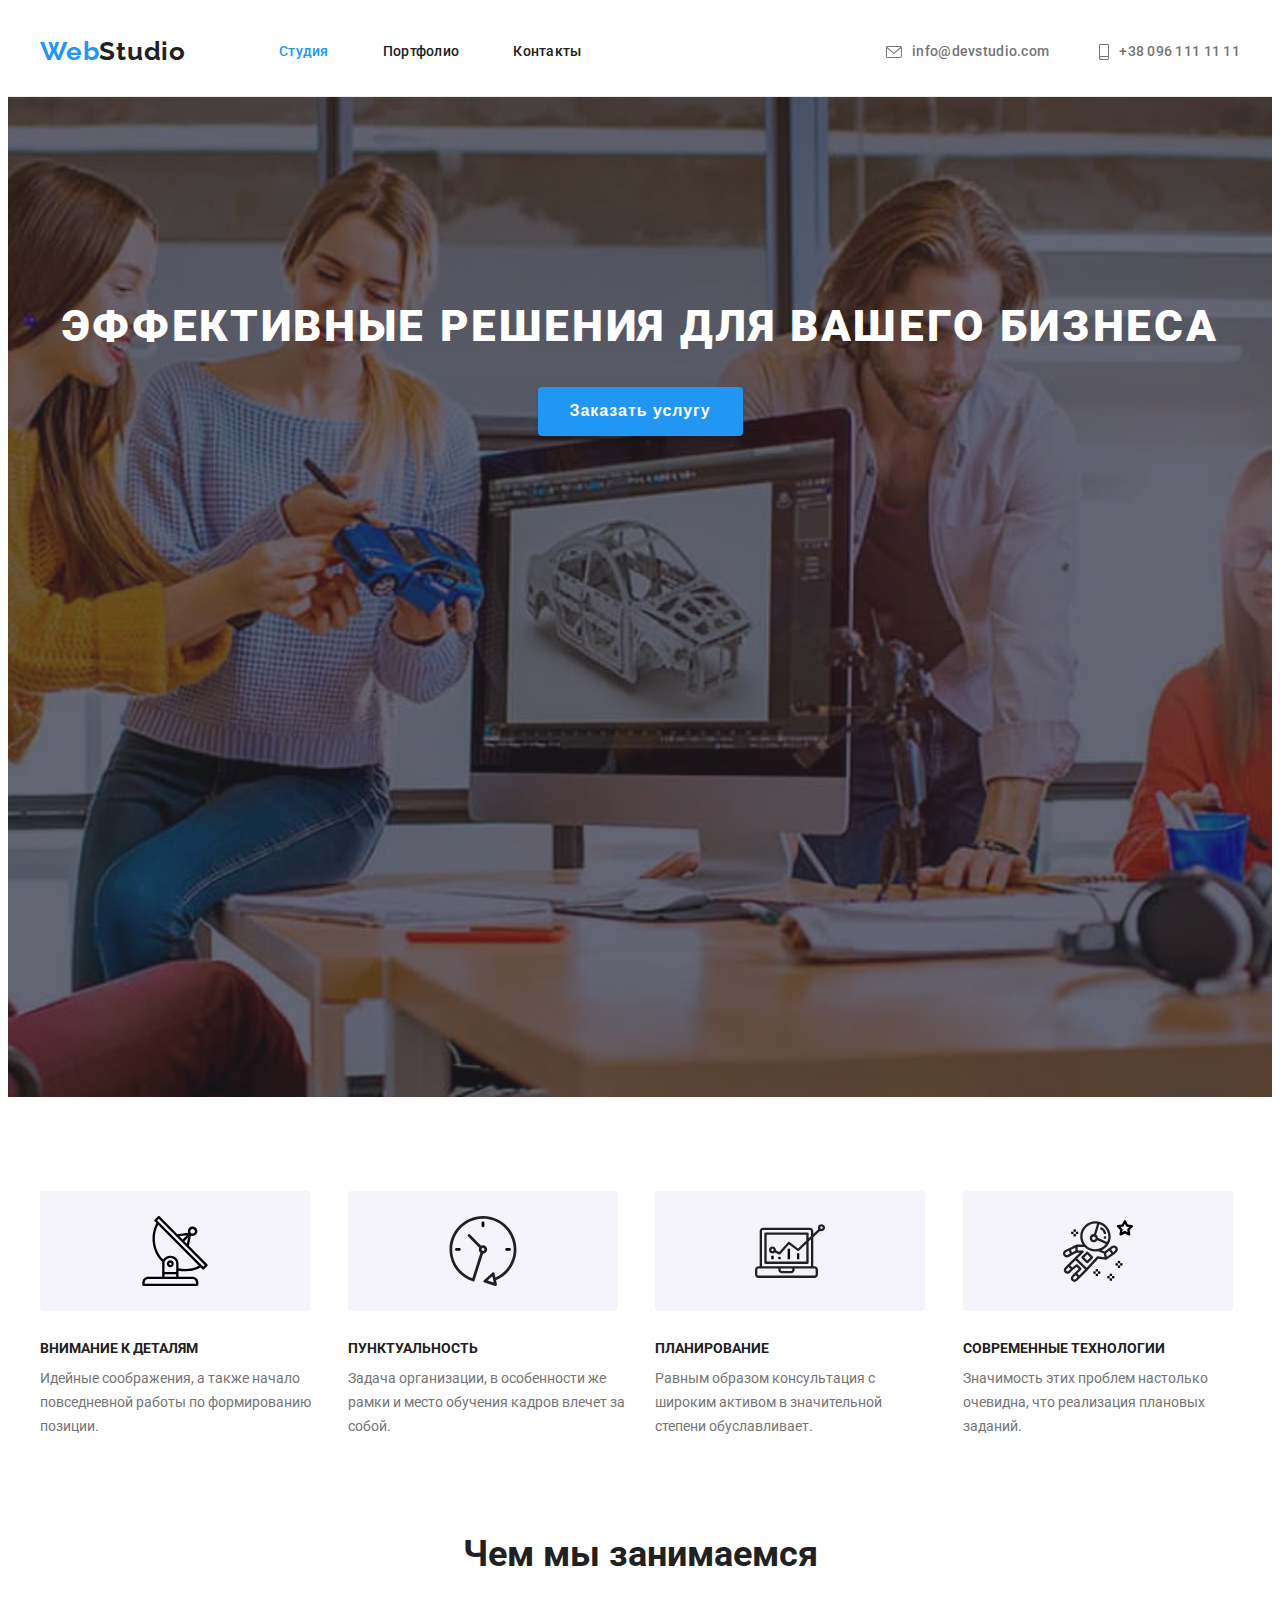
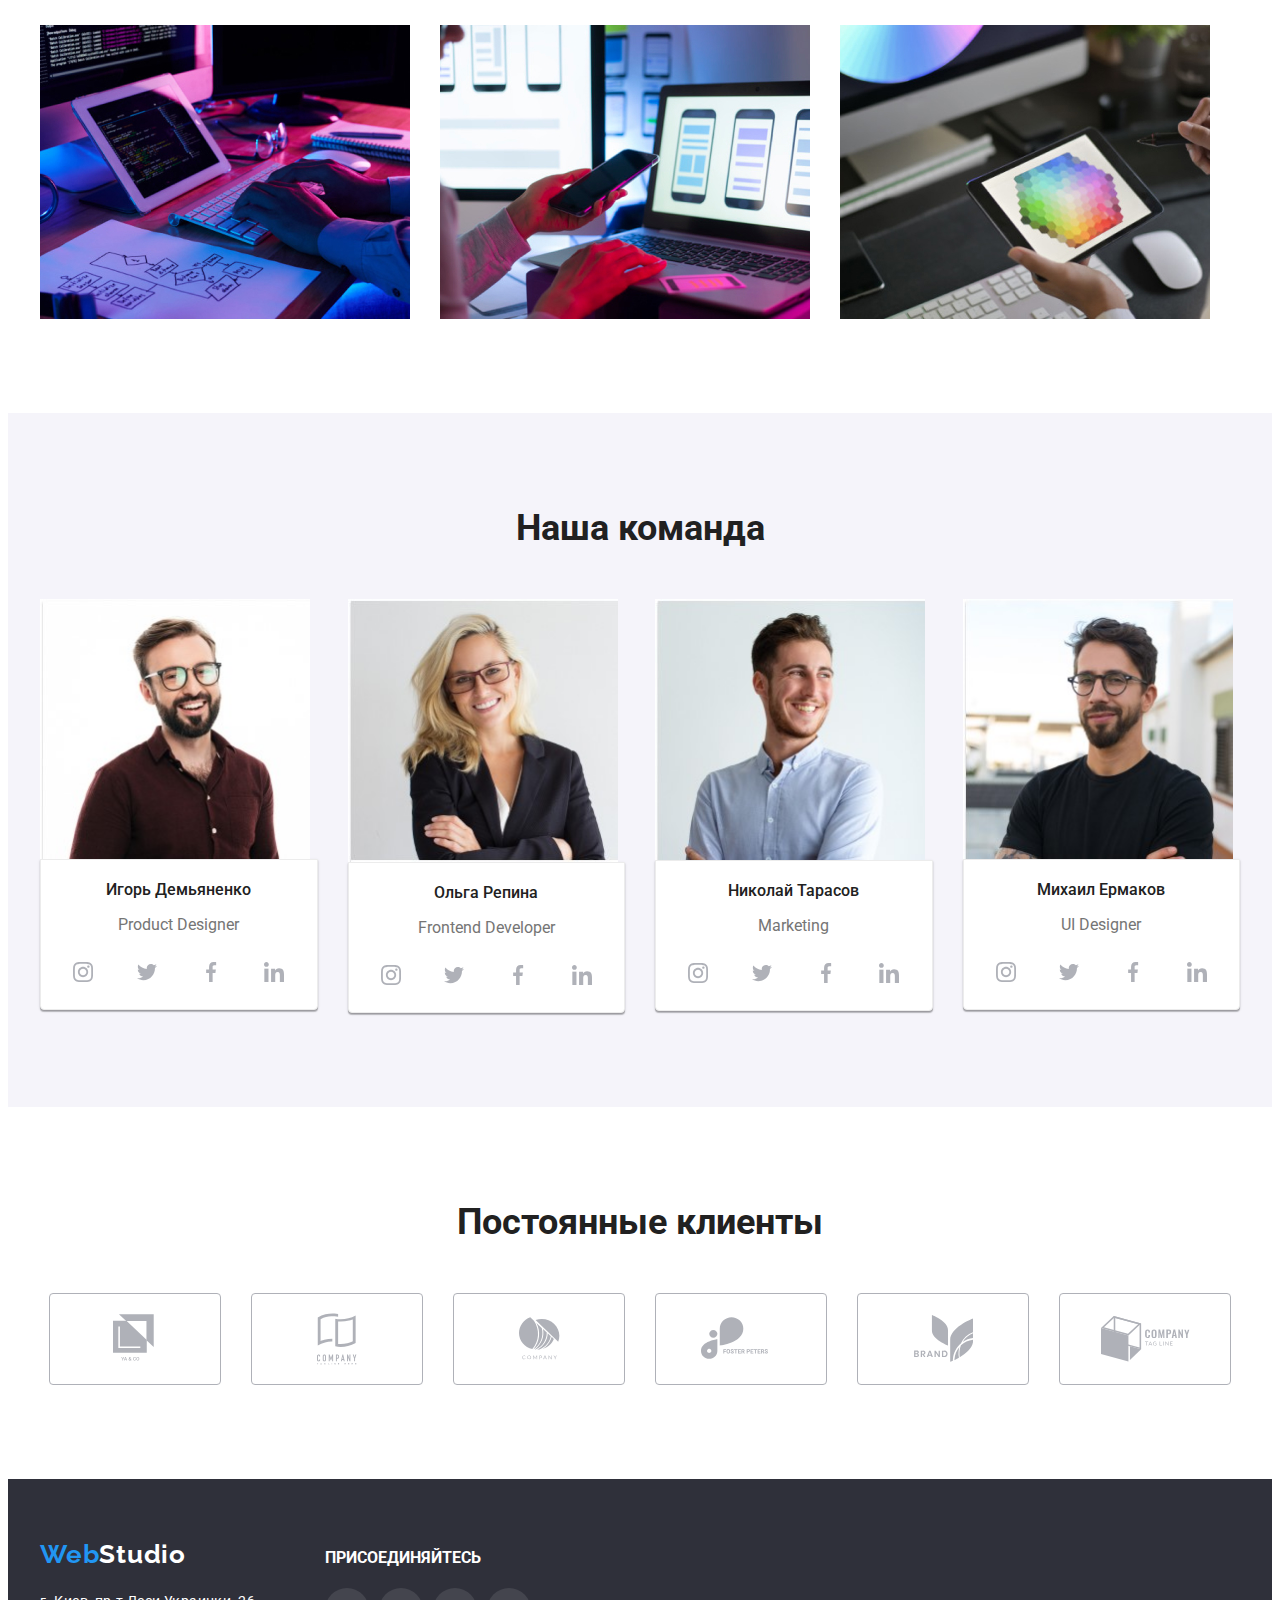
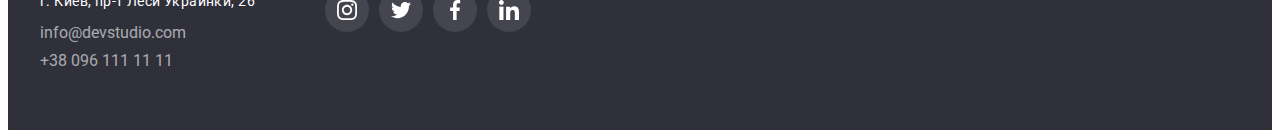
<file: index.html>
<!DOCTYPE html>
<html lang="ru">
  <head>
    <meta charset="UTF-8" />
    <meta http-equiv="X-UA-Compatible" content="IE=edge" />
    <meta name="viewport" content="width=device-width, initial-scale=1.0" />
    <title>Веб Студия</title>
    <link rel="preconnect" href="https://fonts.gstatic.com" />
    <link
      href="https://fonts.googleapis.com/css2?family=Raleway:wght@700&family=Roboto:wght@400;500;700;900&display=swap"
      rel="stylesheet"
    />
    <link
      rel="stylesheet"
      href="https://cdnjs.cloudflare.com/ajax/libs/modern-normalize/1.0.0/modern-normalize.css"
      integrity="sha512-Zx6MlUMKSVJoQ+83OwhdILe8cSEsCzfqThJd7J/VA2UrK6Ctj85p+xzqfyuNXE5B1k25uUdmJ2OzItbBy9GHAQ=="
      crossorigin="anonymous"
    />
    <link rel="stylesheet" href="./css/styles.css" />
  </head>

  <body>
    <header class="page-header">
      <div class="container">
        <nav class="navigation">
          <a class="logo-title link" href="">
            Web<span class="logo-titte-up">Studio</span></a
          >
          <ul class="navigation-list-header list">
            <li class="navigation-item">
              <a class="navigation-link link current" href="">Студия</a>
            </li>
            <li class="navigation-item">
              <a class="navigation-link link" href="portfolio.html"
                >Портфолио</a
              >
            </li>
            <li class="navigation-item">
              <a class="navigation-link link" href="">Контакты</a>
            </li>
          </ul>
        </nav>
        <ul class="contact-item list">
          <li class="contact-item">
            <a
              class="mailto-link link"
              href="mailto:info@devstudio.com"
              lang="en"
            >
              <svg class="icon-envelope" width="16" height="12">
                <use href="./images/icons.svg#icon-envelope"></use>
              </svg>
              info@devstudio.com</a
            >
          </li>
          <li class="contact-item">
            <a class="tel-link link" href="tel:+380961111111">
              <svg class="icon-smartphone" width="10px" height="16px">
                <use href="./images/icons.svg#icon-smartphone"></use>
              </svg>
              +38 096 111 11 11</a
            >
          </li>
        </ul>
      </div>
    </header>
    <main>
      <!--HERO-->

      <section class="hero">
        <div class="hero-container">
          <h1 class="hero-title list">
            Эффективные решения для вашего бизнеса
          </h1>
          <button class="modal-btn" type="button">Заказать услугу</button>
        </div>
      </section>

      <!--ABOUT-->

      <section class="about">
        <div class="about container">
          <ul class="about-list list">
            <li class="about-list-item">
              <div class="about-description">
                <svg class="about-item" width="70" height="70">
                  <use href="./images/icons.svg#icon-antenna"></use>
                </svg>
              </div>
              <h3 class="about-title list">Внимание к деталям</h3>
              <p class="about-title-description">
                Идейные соображения, а также начало повседневной работы по
                формированию позиции.
              </p>
            </li>
            <li class="about-list-item">
              <div class="about-description">
                <svg class="about-item" width="70" height="70">
                  <use href="./images/icons.svg#icon-clock"></use>
                </svg>
              </div>
              <h3 class="about-title list">Пунктуальность</h3>
              <p class="about-title-description">
                Задача организации, в особенности же рамки и место обучения
                кадров влечет за собой.
              </p>
            </li>
            <li class="about-list-item">
              <div class="about-description">
                <svg class="about-item" width="70" height="70">
                  <use href="./images/icons.svg#icon-diagram"></use>
                </svg>
              </div>
              <h3 class="about-title list">Планирование</h3>
              <p class="about-title-description">
                Равным образом консультация с широким активом в значительной
                степени обуславливает.
              </p>
            </li>
            <li class="about-list-item">
              <div class="about-description">
                <svg class="about-item" width="70" height="70">
                  <use href="./images/icons.svg#icon-astronaut"></use>
                </svg>
              </div>
              <h3 class="about-title list">Современные технологии</h3>
              <p class="about-title-description">
                Значимость этих проблем настолько очевидна, что реализация
                плановых заданий.
              </p>
            </li>
          </ul>
        </div>
      </section>

      <!--SERVICES-->

      <section class="services">
        <div class="services container">
          <h2 class="services-title list">Чем мы занимаемся</h2>
          <ul class="services-item">
            <li class="services-list list">
              <img
                class="services-img"
                src="./images/services/serv-1.jpg"
                alt="Кодировка"
                width="370"
                height="294"
              />
            </li>
            <li class="services-list list">
              <img
                class="services-img"
                src="./images/services/serv-2.jpg"
                alt="Мобильные приложения"
                width="370"
                height="294"
              />
            </li>
            <li class="services-list list">
              <img
                class="services-img"
                src="./images/services/serv-3.jpg"
                alt="Дизайн"
                width="370"
                height="294"
              />
            </li>
          </ul>
        </div>
      </section>

      <!--CREW-->

      <section class="crew">
        <div class="crew container">
          <h2 class="crew-title">Наша команда</h2>
          <ul class="crew-item list">
            <li class="crew-list">
              <img
                class="crew-list-img"
                src="./images/crew/Игорь-1.jpg"
                alt="мужчина в бордовой рубашке и очках"
                width="270"
              />
              <div class="crew-list-wrapper">
                <h3 class="crew-list-title">Игорь Демьяненко</h3>
                <p class="crew-list-position" lang="en">Product Designer</p>
                <ul class="social-list list">
                  <li class="social-list-item">
                    <a href="" class="social-list-link link">
                      <svg class="social-list-icon">
                        <use href="./images/icons.svg#icon-instagram"></use>
                      </svg>
                    </a>
                  </li>
                  <li class="social-list-item">
                    <a href="" class="social-list-link link">
                      <svg class="social-list-icon">
                        <use href="./images/icons.svg#icon-twitter"></use>
                      </svg>
                    </a>
                  </li>
                  <li class="social-list-item">
                    <a href="" class="social-list-link link">
                      <svg class="social-list-icon">
                        <use href="./images/icons.svg#icon-facebook"></use>
                      </svg>
                    </a>
                  </li>
                  <li class="social-list-item">
                    <a href="" class="social-list-link link">
                      <svg class="social-list-icon">
                        <use href="./images/icons.svg#icon-linkedin"></use>
                      </svg>
                    </a>
                  </li>
                </ul>
              </div>
            </li>
            <li class="crew-list">
              <img
                class="crew-list-img"
                src="./images/crew/Ольга-2.jpg"
                alt="девушка в чёрном пиджаке и очках"
                width="270"
              />
              <div class="crew-list-wrapper">
                <h3 class="crew-list-title">Ольга Репина</h3>
                <p class="crew-list-position" lang="en">Frontend Developer</p>
                <ul class="social-list list">
                  <li class="social-list-item">
                    <a href="" class="social-list-link link">
                      <svg class="social-list-icon">
                        <use href="./images/icons.svg#icon-instagram"></use>
                      </svg>
                    </a>
                  </li>
                  <li class="social-list-item">
                    <a href="" class="social-list-link link">
                      <svg class="social-list-icon">
                        <use href="./images/icons.svg#icon-twitter"></use>
                      </svg>
                    </a>
                  </li>
                  <li class="social-list-item">
                    <a href="" class="social-list-link link">
                      <svg class="social-list-icon">
                        <use href="./images/icons.svg#icon-facebook"></use>
                      </svg>
                    </a>
                  </li>
                  <li class="social-list-item">
                    <a href="" class="social-list-link link">
                      <svg class="social-list-icon">
                        <use href="./images/icons.svg#icon-linkedin"></use>
                      </svg>
                    </a>
                  </li>
                </ul>
              </div>
            </li>
            <li class="crew-list">
              <img
                class="crew-list-img"
                src="./images/crew/Николай-3.jpg"
                alt="улыбающийся мужчина в белой рубашке"
                width="270"
              />
              <div class="crew-list-wrapper">
                <h3 class="crew-list-title">Николай Тарасов</h3>
                <p class="crew-list-position" lang="en">Marketing</p>
                <ul class="social-list list">
                  <li class="social-list-item">
                    <a href="" class="social-list-link link">
                      <svg class="social-list-icon">
                        <use href="./images/icons.svg#icon-instagram"></use>
                      </svg>
                    </a>
                  </li>
                  <li class="social-list-item">
                    <a href="" class="social-list-link link">
                      <svg class="social-list-icon">
                        <use href="./images/icons.svg#icon-twitter"></use>
                      </svg>
                    </a>
                  </li>
                  <li class="social-list-item">
                    <a href="" class="social-list-link link">
                      <svg class="social-list-icon">
                        <use href="./images/icons.svg#icon-facebook"></use>
                      </svg>
                    </a>
                  </li>
                  <li class="social-list-item">
                    <a href="" class="social-list-link link">
                      <svg class="social-list-icon">
                        <use href="./images/icons.svg#icon-linkedin"></use>
                      </svg>
                    </a>
                  </li>
                </ul>
              </div>
            </li>
            <li class="crew-list">
              <img
                class="crew-list-img"
                src="./images/crew/Михаил-4.jpg"
                alt="мужчина в очках и чёрной рубашке"
                width="270"
              />
              <div class="crew-list-wrapper">
                <h3 class="crew-list-title">Михаил Ермаков</h3>
                <p class="crew-list-position" lang="en">UI Designer</p>
                <ul class="social-list list">
                  <li class="social-list-item">
                    <a href="" class="social-list-link link">
                      <svg class="social-list-icon">
                        <use href="./images/icons.svg#icon-instagram"></use>
                      </svg>
                    </a>
                  </li>
                  <li class="social-list-item">
                    <a href="" class="social-list-link link">
                      <svg class="social-list-icon">
                        <use href="./images/icons.svg#icon-twitter"></use>
                      </svg>
                    </a>
                  </li>
                  <li class="social-list-item">
                    <a href="" class="social-list-link link">
                      <svg class="social-list-icon">
                        <use href="./images/icons.svg#icon-facebook"></use>
                      </svg>
                    </a>
                  </li>
                  <li class="social-list-item">
                    <a href="" class="social-list-link link">
                      <svg class="social-list-icon">
                        <use href="./images/icons.svg#icon-linkedin"></use>
                      </svg>
                    </a>
                  </li>
                </ul>
              </div>
            </li>
          </ul>
        </div>
      </section>
    </main>

    <!--REGULAR CLIENTS-->
    <section class="clients">
      <div class="container">
        <h2 class="clients-title">Постоянные клиенты</h2>

        <ul class="clients-list list">
          <li class="clients-list-item">
            <a href="" class="clients-list-link link">
              <svg class="clients-list-icon" width="45" height="50">
                <use href="./images/icons.svg#icon-logo-1"></use>
              </svg>
            </a>
          </li>
          <li class="clients-list-item">
            <a href="" class="clients-list-link link">
              <svg class="clients-list-icon" width="40" height="52">
                <use href="./images/icons.svg#icon-logo-2"></use>
              </svg>
            </a>
          </li>
          <li class="clients-list-item">
            <a href="" class="clients-list-link link">
              <svg class="clients-list-icon" width="41" height="43">
                <use href="./images/icons.svg#icon-logo-3"></use>
              </svg>
            </a>
          </li>
          <li class="clients-list-item">
            <a href="" class="clients-list-link link">
              <svg class="clients-list-icon" width="80" height="43">
                <use href="./images/icons.svg#icon-logo-4"></use>
              </svg>
            </a>
          </li>
          <li class="clients-list-item">
            <a href="" class="clients-list-link link">
              <svg class="clients-list-icon" width="59" height="47">
                <use href="./images/icons.svg#icon-logo-5"></use>
              </svg>
            </a>
          </li>
          <li class="clients-list-item">
            <a href="" class="clients-list-link link">
              <svg class="clients-list-icon" width="89" height="46">
                <use href="./images/icons.svg#icon-logo-6"></use>
              </svg>
            </a>
          </li>
        </ul>
      </div>
    </section>

    <!--CONTACT INFORMATION-->

    <footer class="footer">
      <div class="footer container">
        <div class="adress">
          <div class="web">
            <a class="logo-title link" href="">
              Web<span class="logo-title-down">Studio</span>
            </a>
          </div>

          <ul class="contact list">
            <li class="contact-list-item">
              <a
                class="contact-link link"
                href="https://goo.gl/maps/QRWWJtVvQiQoxsjY8"
                target="г. Киев, пр-т Леси Украинки, 26"
                rel="noopener norefer"
              >
                г. Киев, пр-т Леси Украинки, 26</a
              >
            </li>

            <li class="contact-list-item">
              <a
                class="footer-mailto-link link"
                href="mailto:info@devstudio.com"
                lang="en"
                >info@devstudio.com</a
              >
            </li>
            <li class="contact-list-item">
              <a class="footer-tel-link link" href="tel:+380961111111"
                >+38 096 111 11 11</a
              >
            </li>
          </ul>
        </div>
        <div class="social">
          <b class="join">ПРИСОЕДИНЯЙТЕСЬ</b>
          <ul class="footer-social-list list">
            <li class="footer-social-list-item">
              <a href="" class="footer-social-list-link link">
                <svg class="footer-social-list-icon">
                  <use href="./images/icons.svg#icon-instagram"></use>
                </svg>
              </a>
            </li>
            <li class="footer-social-list-item">
              <a href="" class="footer-social-list-link link">
                <svg class="footer-social-list-icon">
                  <use href="./images/icons.svg#icon-twitter"></use>
                </svg>
              </a>
            </li>
            <li class="footer-social-list-item">
              <a href="" class="footer-social-list-link link">
                <svg class="footer-social-list-icon">
                  <use href="./images/icons.svg#icon-facebook"></use>
                </svg>
              </a>
            </li>
            <li class="footer-social-list-item">
              <a href="" class="footer-social-list-link link">
                <svg class="footer-social-list-icon">
                  <use href="./images/icons.svg#icon-linkedin"></use>
                </svg>
              </a>
            </li>
          </ul>
        </div>
      </div>
    </footer>
  </body>
</html>
</file>
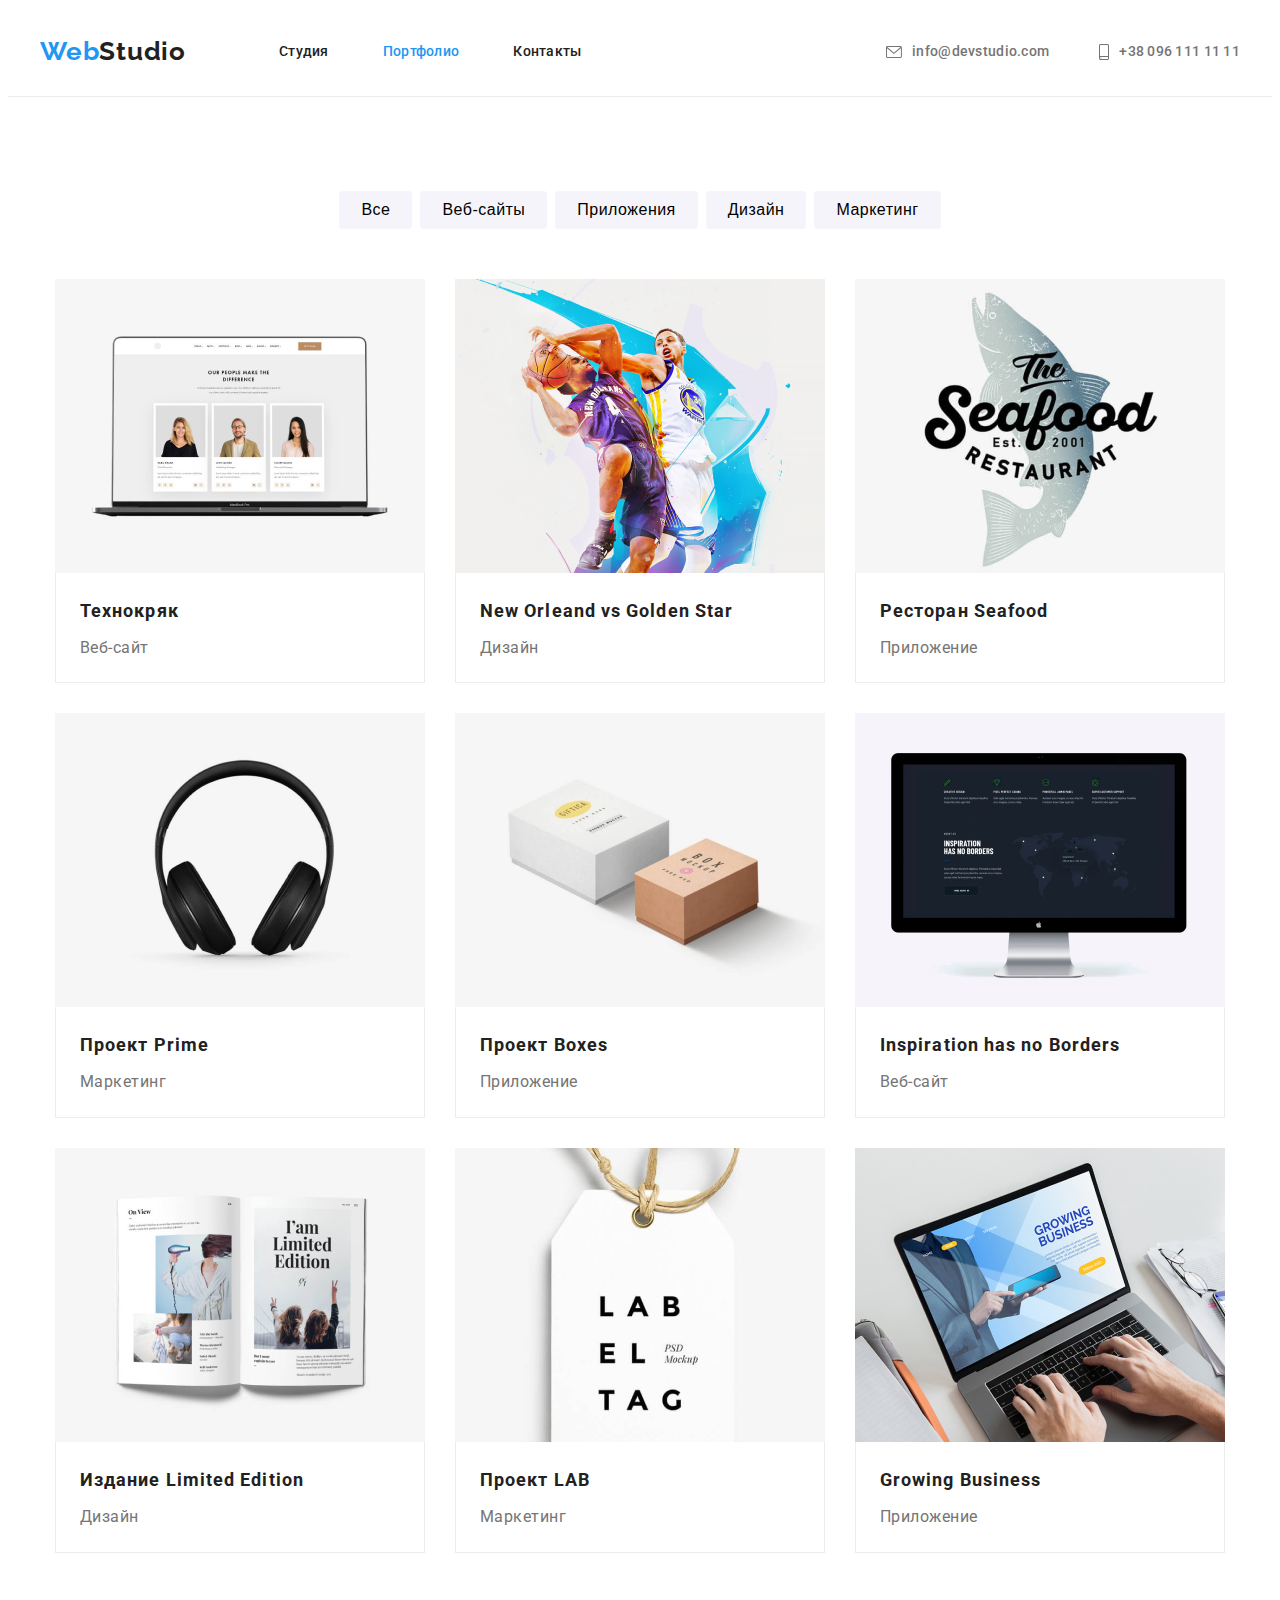
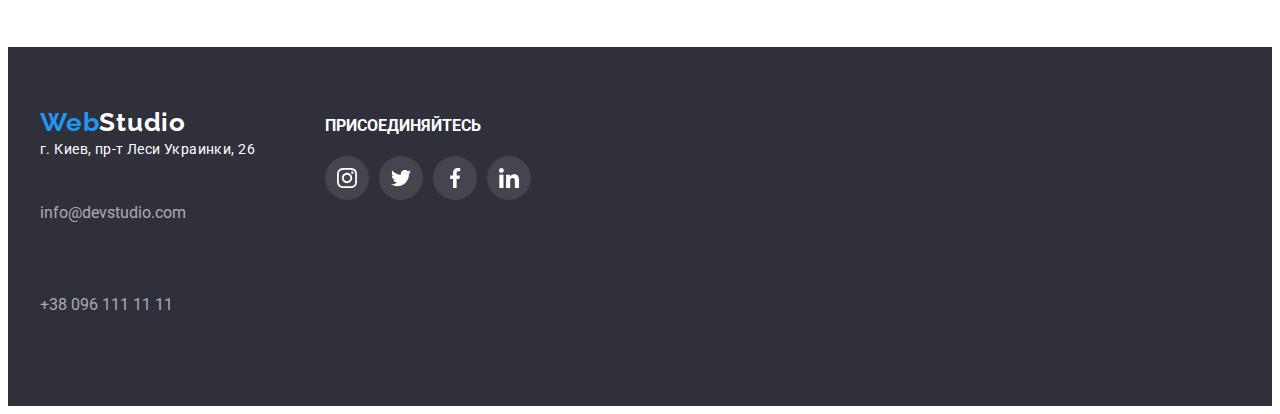
<file: portfolio.html>
<!DOCTYPE html>
<html lang="ru">
  <head>
    <meta charset="UTF-8" />
    <meta http-equiv="X-UA-Compatible" content="IE=edge" />
    <meta name="viewport" content="width=device-width, initial-scale=1.0" />
    <title>Портфолио</title>
    <link rel="preconnect" href="https://fonts.gstatic.com" />
    <link
      href="https://fonts.googleapis.com/css2?family=Raleway:ital,wght@0,700;1,700&family=Roboto:ital,wght@0,400;0,500;0,700;0,900;1,400;1,500;1,700;1,900&display=swap"
      rel="stylesheet"
    />
    <link
      rel="stylesheet"
      href="https://cdnjs.cloudflare.com/ajax/libs/modern-normalize/1.0.0/modern-normalize.css"
      integrity="sha512-Zx6MlUMKSVJoQ+83OwhdILe8cSEsCzfqThJd7J/VA2UrK6Ctj85p+xzqfyuNXE5B1k25uUdmJ2OzItbBy9GHAQ=="
      crossorigin="anonymous"
    />
    <link rel="stylesheet" href="./css/styles.css" />
  </head>
  <body>
    <header class="page-header">
      <div class="container">
        <nav class="navigation">
          <a class="logo-title link" href="">
            Web<span class="logo-titte-up">Studio</span></a
          >
          <ul class="navigation-list-header list">
            <li class="navigation-item">
              <a class="navigation-link link" href="index.html">Студия</a>
            </li>
            <li class="navigation-item">
              <a class="navigation-link link current" href="">Портфолио</a>
            </li>
            <li class="navigation-item">
              <a class="navigation-link link" href="">Контакты</a>
            </li>
          </ul>
        </nav>
        <ul class="contact-item list">
          <li class="contact-item">
            <a
              class="mailto-link link"
              href="mailto:info@devstudio.com"
              lang="en"
            >
              <svg class="icon-envelope" width="16" height="12">
                <use href="./images/icons.svg#icon-envelope"></use>
              </svg>
              info@devstudio.com</a
            >
          </li>
          <li class="contact-item">
            <a class="tel-link link" href="tel:+380961111111">
              <svg class="icon-smartphone" width="10px" height="16px">
                <use href="./images/icons.svg#icon-smartphone"></use>
              </svg>
              +38 096 111 11 11</a
            >
          </li>
        </ul>
      </div>
    </header>
    <main>
      <section>
        <div class="portfolio-container container">
          <h1 class="portfolio"></h1>
          <ul class="item">
            <li class="portfolio-item list">
              <button class="button" type="button">Все</button>
            </li>
            <li class="portfolio-item list">
              <button class="button" type="button">Веб-сайты</button>
            </li>
            <li class="portfolio-item list">
              <button class="button" type="button">Приложения</button>
            </li>
            <li class="portfolio-item list">
              <button class="button" type="button">Дизайн</button>
            </li>
            <li class="portfolio-item list">
              <button class="button" type="button">Маркетинг</button>
            </li>
          </ul>
          <h2 class="visually-hidden"></h2>
          <ul class="portfolio-list list">
            <li class="services-list-item">
              <a
                ><img
                  class="services-img"
                  src="./images/portfolio/techno-1.jpg"
                  alt="Ноутбук с веб страницей"
                  width="370"
                  height="294"
                />
                <div class="content-wrapper">
                  <h3 class="portfolio-title">Технокряк</h3>
                  <p class="portfolio-title-description">Веб-сайт</p>
                </div></a
              >
            </li>
            <li class="services-list-item">
              <a class="link" href=""
                ><img
                  class="services-img"
                  src="./images/portfolio/poster-2.jpg"
                  alt="Постер"
                  width="370"
                  height="294"
                  *
                />
                <div class="content-wrapper">
                  <h3 class="portfolio-title" lang="en">
                    New Orleand vs Golden Star
                  </h3>
                  <p class="portfolio-title-description">Дизайн</p>
                </div>
              </a>
            </li>
            <li class="services-list-item">
              <a class="link" href=""
                ><img
                  class="services-img"
                  src="./images/portfolio/restaurant-3.jpg"
                  alt="Логотип рыбы"
                  width="370"
                  height="294"
                />
                <div class="content-wrapper">
                  <h3 class="portfolio-title" lang="en">Ресторан Seafood</h3>
                  <p class="portfolio-title-description">Приложение</p>
                </div>
              </a>
            </li>
            <li class="services-list-item">
              <a class="link" href="">
                <img
                  class="services-img"
                  src="./images/portfolio/prime-4.jpg"
                  alt="Чёрные наушники"
                  width="370"
                  height="294"
                />
                <div class="content-wrapper">
                  <h3 class="portfolio-title" lang="en">Проект Prime</h3>
                  <p class="portfolio-title-description">Маркетинг</p>
                </div>
              </a>
            </li>
            <li class="services-list-item">
              <a class="link" href="">
                <img
                  class="services-img"
                  src="./images/portfolio/box-5.jpg"
                  alt="Белая и коричневая коробки"
                  width="370"
                  height="294"
                />
                <div class="content-wrapper">
                  <h3 class="portfolio-title" lang="en">Проект Boxes</h3>
                  <p class="portfolio-title-description">Приложение</p>
                </div>
              </a>
            </li>
            <li class="services-list-item">
              <a class="link" href="">
                <img
                  class="services-img"
                  src="./images/portfolio/inspiration-6.jpg"
                  alt="Монитор компьютера"
                  width="370"
                  height="294"
                />
                <div class="content-wrapper">
                  <h3 class="portfolio-title" lang="en">
                    Inspiration has no Borders
                  </h3>
                  <p class="portfolio-title-description">Веб-сайт</p>
                </div>
              </a>
            </li>
            <li class="services-list-item">
              <a class="link" href="">
                <img
                  class="services-img"
                  src="./images/portfolio/edition-7.jpg"
                  alt="Разворот журнала"
                  width="370"
                  height="294"
                />
                <div class="content-wrapper">
                  <h3 class="portfolio-title" lang="en">
                    Издание Limited Edition
                  </h3>
                  <p class="portfolio-title-description">Дизайн</p>
                </div>
              </a>
            </li>
            <li class="services-list-item">
              <a class="link" href="">
                <img
                  class="services-img"
                  src="./images/portfolio/lab-8.jpg"
                  alt="Белый лейбл"
                  width="370"
                  height="294"
                />
                <div class="content-wrapper">
                  <h3 class="portfolio-title" lang="en">Проект LAB</h3>
                  <p class="portfolio-title-description">Маркетинг</p>
                </div>
              </a>
            </li>
            <li class="services-list-item">
              <a class="link" href="">
                <img
                  class="services-img"
                  src="./images/portfolio/business-9.jpg"
                  alt="Ноутбук с печатающими руками"
                  width="370"
                  height="294"
                />
                <div class="content-wrapper">
                  <h3 class="portfolio-title" lang="en">Growing Business</h3>
                  <p class="portfolio-title-description">Приложение</p>
                </div>
              </a>
            </li>
          </ul>
        </div>
      </section>
    </main>
    <!--CONTACT INFORMATION-->
    <footer class="footer">
      <div class="footer container">
        <section class="footer-information">
          <div class="Web">
            <a class="logo-title link" href="">
              Web<span class="logo-title-down">Studio</span>
            </a>
          </div>
          <ul class="contact list">
            <li class="contact-list-item">
              <a
                class="contact-link link"
                href="https://goo.gl/maps/QRWWJtVvQiQoxsjY8"
                target="г. Киев, пр-т Леси Украинки, 26"
                rel="noopener norefer"
              >
                г. Киев, пр-т Леси Украинки, 26</a
              >
            </li>

            <li class="contact-list-item">
              <a
                class="mailto-link link"
                href="mailto:info@devstudio.com"
                lang="en"
                >info@devstudio.com</a
              >
            </li>
            <li class="contact-list-item">
              <a class="tel-link link" href="tel:+380961111111"
                >+38 096 111 11 11</a
              >
            </li>
          </ul>
        </section>
        <div class="social">
          <b class="join">ПРИСОЕДИНЯЙТЕСЬ</b>
          <ul class="footer-social-list list">
            <li class="footer-social-list-item">
              <a href="" class="footer-social-list-link link">
                <svg class="footer-social-list-icon">
                  <use href="./images/icons.svg#icon-instagram"></use>
                </svg>
              </a>
            </li>
            <li class="footer-social-list-item">
              <a href="" class="footer-social-list-link link">
                <svg class="footer-social-list-icon">
                  <use href="./images/icons.svg#icon-twitter"></use>
                </svg>
              </a>
            </li>
            <li class="footer-social-list-item">
              <a href="" class="footer-social-list-link link">
                <svg class="footer-social-list-icon">
                  <use href="./images/icons.svg#icon-facebook"></use>
                </svg>
              </a>
            </li>
            <li class="footer-social-list-item">
              <a href="" class="footer-social-list-link link">
                <svg class="footer-social-list-icon">
                  <use href="./images/icons.svg#icon-linkedin"></use>
                </svg>
              </a>
            </li>
          </ul>
        </div>
      </div>
    </footer>
  </body>
</html>
</file>
<file: css/styles.css>
:root {
  --main-font: 'Roboto', sans-serif;
  --secondary-font: 'Raleway', sans-serif;
  --accent-color: #2196f3;
  --secondary-text-color: rgba(255, 255, 255, 0.6);
  --title-color: #212121;
  --text-description-color: #757575;
  --header-background-color: #fff;
  --footer-background-color: #2f303a;
  --secondary-background-color: #f5f4fa;
  --button-hover-color: #fff;
  --section-pt: 94px;
  --section-pb: 94px;
}

body {
  font-family: var(--main-font);
  background-color: #ffffff;
  color: var(--title-color);
}

h1,
h2,
h3,
h4,
h5,
h6,
p {
  margin: 0;
}

ul,
ol {
  margin: 0;
  padding: 0;
}

img {
  display: block;
  max-width: 370px;
}

.link {
  text-decoration: none;
  color: inherit;
}

.list {
  list-style: none;
}
.adress {
  font-style: normal;
}

.visually-hidden {
  position: absolute !important;
  clip: rect(1px 1px 1px 1px); /* IE6, IE7 */
  clip: rect(1px, 1px, 1px, 1px);
  padding: 0 !important;
  border: 0 !important;
  height: 1px !important;
  width: 1px !important;
  overflow: hidden;
}

/*========== SOCIAL LINKS ==========*/

.social-list {
  display: flex;
  align-items: center;
  justify-content: space-between;
}

.social-list-link {
  display: flex;
  justify-content: center;
  align-items: center;
  width: 44px;
  height: 44px;
  border-radius: 50%;
}

.social-list-link:hover,
.social-list-link:focus {
  background-color: var(--accent-color);
}

.social-list-icon {
  fill: #afb1b8;
  width: 20px;
  height: 20px;
}

.social-list-link:hover .social-list-icon,
.social-list-link:focus .social-list-icon {
  fill: var(--header-background-color);
}

/*========== END SOCIAL LINKS ==========*/

/*========== CONTAINER ==========*/

.container {
  width: 1200px;
  margin: 0 auto;
  padding: 0 15px;
}

/*======= LOGO =======*/

.footer .logo-title {
  margin-right: 0;
}

.logo-title {
  margin-right: 93px;
  font-family: var(--secondary-font);
  font-weight: 700;
  font-size: 26px;
  line-height: 1.19;
  letter-spacing: 0.03em;
  color: var(--accent-color);
}

.logo-titte-up {
  color: var(--title-color);
}

.logo-title-down {
  color: var(--header-background-color);
}

/*========HEADER========*/
.page-header .container {
  display: flex;
  align-items: center;
}

.page-header {
  border-bottom: 1px solid;
  border-color: #ececec;
}
.navigation {
  display: flex;
  align-items: center;
}

.navigation-item {
  display: inline-block;
  align-items: center;
}

.navigation-item:not(:last-child) {
  margin-right: 50px;
}

.contact-item {
  display: flex;
  margin-left: auto;
}
.contact-item:not(:last-child) {
  margin-right: 50px;
}

.navigation-link {
  display: flex;
  padding-top: 32px;
  padding-bottom: 32px;
  font-weight: 500;
  font-size: 14px;
  line-height: 1.14;
  letter-spacing: 0.02em;
}
.mailto-link,
.tel-link {
  display: flex;
  align-items: center;
  padding-top: 32px;
  padding-bottom: 32px;
}

/*========HEADER ICONS========*/

.icon-envelope {
  margin-right: 10px;
  color: var(--text-description-color);
  fill: var(--text-description-color);
}
.icon-smartphone {
  margin-right: 10px;
  color: var(--text-description-color);
  fill: var(--text-description-color);
}
.mailto-link:hover,
.mailto-link:focus {
  color: var(--accent-color);
}

.tel-link:hover,
.tel-link:focus {
  color: var(--accent-color);
}
.icon-envelope:hover,
.icon-envelope:focus {
  fill: var(--accent-color);
}

.icon-smartphone:hover,
.icon-smartphone:focus {
  fill: var(--accent-color);
}
.mailto-link:hover .icon-envelope,
.mailto-link:focus .icon-envelope {
  fill: var(--accent-color);
}

.tel-link:hover .icon-smartphone,
.tel-link:focus .icon-smartphone {
  fill: var(--accent-color);
}

/*========END HEADER ICONS========*/

.current {
  color: var(--accent-color);
}

.navigation-link:hover,
.navigation-link:focus {
  cursor: pointer;
  color: var(--accent-color);
}

.contact-item {
  font-weight: 500;
  font-size: 14px;
  line-height: 1.71;
  letter-spacing: 0.02em;
  color: var(--text-description-color);
}

.in-header:hover,
.in-header:focus {
  color: var(--accent-color);
}

/* ======== END HEADER ======== */

/*============== FOOTER ==================*/

.footer.container {
  display: flex;
  align-items: baseline;
  padding-top: 60px;
  padding-bottom: 60px;
}

.footer {
  background-color: var(--footer-background-color);
}

.web{
  margin-bottom: 20px;
}

.contact-list-item:not(:last-child) {
  margin-bottom: 9px;
}

.footer .contact-link {
  font-size: 14px;
  line-height: 1.71;
  letter-spacing: 0.03em;
  color: var(--header-background-color);
}

.contact-list-item {
  color: var(--secondary-text-color);
}

.social {
  margin-left: 70px;
}

.join {
  display: inline-block;
  margin-bottom: 21px;
  font-weight: 700;
  size: 14px;
  line-height: 1.14;
  letter-spacing: 3%;
  fill: Solid;
  color: #ffffff;
}
/*rgba(255, 255, 255, 0.1);*/

.footer-social-list {
  display: flex;
  align-items: center;
}

.footer-social-list-item:not(:last-child) {
  margin-right: 10px;
}

.footer-social-list-link {
  display: flex;
  justify-content: center;
  align-items: center;
  width: 44px;
  height: 44px;
  border-radius: 50%;
  background-color: rgba(255, 255, 255, 0.1);
}

.footer-social-list-link:hover,
.footer-social-list-link:focus {
  background-color: var(--accent-color);
}

.footer-social-list-icon {
  fill: var(--button-hover-color);
  width: 20px;
  height: 20px;
}

.footer-social-list-link:hover .social-list-icon,
.footer-social-list-link:focus .social-list-icon {
  fill: var(--header-background-color);
}

/*============== END FOOTER ============*/

/* ======== HERO ======= */

.hero-container {
  align-items: center;
  text-align: center;
}
.hero{
  max-width: 1600px;
  min-height: 600px;
  padding: 200px 0;
  margin: 0 auto;
  background-image: linear-gradient(
      to bottom,
      rgba(47, 48, 58, 0.4),
      rgba(47, 48, 58, 0.4)
    ),
    url(../images/hero/hero.jpg);

  background-repeat: no-repeat;
  background-size: cover;
  background-position: center;
}


.hero-title {
  text-align: center;
  margin-bottom: 30px;
  font-weight: 900;
  font-size: 44px;
  line-height: 1.36;
  /* or 136% */
  letter-spacing: 0.06em;
  text-transform: uppercase;
  color: var(--header-background-color);
}

.modal-btn {
  padding: 18px 32px;
  justify-content: center;
  border: none;
  margin: 0px;
  padding-bottom: 200px;
  font-weight: 700;
  font-size: 16px;
  line-height: 1.8;
  text-align: center;
  letter-spacing: 0.06em;
  color: var(--button-hover-color);
  min-width: 200px;
  padding: 10px 32px;
  box-shadow: 0px 4px 4px rgba(0, 0, 0, 0.15);
  border-radius: 4px;
  background-color: var(--accent-color);
  border: 0px;
  cursor: pointer;
}
.hero-button:hover,
.hero-button:focus {
  background-color: #188ce8;
}

/*======= END HERO ====== */

/*======= ABOUT ========= */

.about.container {
  width:1200;
  padding-top: var(--section-pt);
  padding-bottom: 47px;
}

.about-list {
  display: flex;
  flex-wrap: wrap;
  text-align: left;
  margin-left: -30px;
  margin-top: -30px;
}

.about-list-item {
  flex-basis: calc((100% / 4) - 30px);
  margin-left: 30px;
  margin-top: 30px;
}

.about-title {
  margin-bottom: 10px;
  font-weight: 700;
  font-size: 14px;
  line-height: 1.14;
  text-transform: uppercase;
}
.about-title-description {
  font-size: 14px;
  line-height: 1.71;
  color: var(--text-description-color);
}
.about-description {
    display: flex;
    justify-content: center;
    align-items: center;
    width: 270px;
    height: 120px;
    background: #f5f4fa;
    border-radius: 4px;
    margin-bottom: 30px;
}


/*======== END ABOUT ======== */

/* ======= SERVICES ========= */

.services .container {
  padding-top: 47px;
  padding-bottom: var(--section-pb);
}

.services-title {
  text-align: center;
  margin-bottom: 50px;
}

.services-item {
  display: flex;
  flex-wrap: wrap;
  margin-left: -30px;
  margin-top: -30px;
}

.services-list {
  width: 370px;
  flex-basis: calc((100% / 3) -30px);
  margin-left: 30px;
  margin-top: 30px;
}

.services-title,
.crew-title,
.clients-title {
  font-weight: 700;
  font-size: 36px;
  line-height: 1.17;
}
/*====== END SERVICES ====== */

/*======= CREW ======= */

.crew .container {
  padding-top: var(--section-pt);
  padding-bottom: var(--section-pb);
}

.crew-title,
.clients-title {
  text-align: center;
  margin-bottom: 50px;
}

.crew-item {
  display: flex;
  flex-wrap: wrap;
  text-align: center;
  margin-left: -30px;
  margin-top: -30px;
}

.crew-list {
  width: 270px;
  flex-basis: calc(100% / 4 - 30px);
  margin-left: 30px;
  margin-top: 30px;
}

.crew-list-wrapper {
  padding: 15px 20px;
  border: 1px solid;
  border-color: #ececec;
  background: #ffffff;
  /* material shadow v1 */

  box-shadow: 0px 1px 3px rgba(0, 0, 0, 0.12), 0px 1px 1px rgba(0, 0, 0, 0.14),
    0px 2px 1px rgba(0, 0, 0, 0.2);
  border-radius: 0px 0px 4px 4px;
}
.crew-list-title {
  margin-bottom: 10px;
}

.crew {
  background-color: var(--secondary-background-color);
}

.crew-list-title {
  font-weight: 500;
  font-size: 16px;
  line-height: 1.87;
}

.crew-list-position {
  margin-bottom: 16px;
  font-size: 16px;
  line-height: 1.19;
  color: var(--text-description-color);
}

/*======= END CREW ======*/

/*=======REGULAR CLIENTS=======*/
.clients .container {
  padding-top: var(--section-pt);
  padding-bottom: var(--section-pb);
}
.clients-list {
  display: flex;
  align-items: center;
  justify-content: center;
}

.clients-list-item {
  margin-left: 30px;
}

.clients-list-item:first-child {
  margin-left: 0px;
}
.clients-list-link {
  display: flex;
  align-items: center;
  justify-content: center;
  width: 170px;
  height: 90px;
  border: 1px solid #afb1b8;
  border-radius: 4px;
}

.clients-list-icon {
  display: flex;
  justify-content: center;
  align-items: center;
  color: #afb1b8;
  fill: #afb1b8;
}
.clients-list-link:hover,
.clients-list-link:focus {
  border-color: var(--accent-color);
}
.clients-list-icon:hover,
.clients-list-icon:focus {
  color: var(--accent-color);
  fill: var(--accent-color);
}
.clients-list-link:hover .clients-list-icon,
.clients-list-link:focus .clients-list-icon {
  fill: var(--accent-color);
}

/*=======END REGULAR CLIENTS=======*/

/*======= PORTFOLIO =======*/

.portfolio-container {
  padding-bottom: var(--section-pb);
  padding-top: var(--section-pb);
}

.item {
  display: flex;
  align-items: center;
  justify-content: center;
  margin-bottom: 50px;
}

.portfolio-item:not(:last-child) {
  margin-right: 8px;
}

.portfolio-container .button {
  border: none;
  text-align: center;
  padding: 6px 22px;
  font-weight: 500;
  font-size: 16px;
  line-height: 1.6;
  /* identical to box height, or 162% */
  letter-spacing: 0.03em;
  border: 0.5px;
  background-color: var(--secondary-background-color);
  border-radius: 4px;
  cursor: pointer;
}
.button:hover,
.button:focus {
  border: none;
  background-color: var(--accent-color);
  color: var(--button-hover-color);
  box-shadow: 0px 3px 1px rgba(0, 0, 0, 0.1), 0px 1px 2px rgba(0, 0, 0, 0.08),
    0px 2px 2px rgba(0, 0, 0, 0.12);
}

/*====== CARDS =======*/

.portfolio-list {
  display: flex;
  flex-wrap: wrap;
  justify-content: center;
  margin-left: -30px;
  margin-top: -30px;
}

.services-list-item {
  max-width: 370px;
  margin-left: 30px;
  margin-top: 30px;
  flex-basis: calc((100% / 3) - 30px);
}

.content-wrapper {
  max-width: 370px;
  padding: 20px 24px;
  border: 1px solid;
  border-top: 0;
  border-color: #ececec;
}

.portfolio-title {
  margin-bottom: 4px;
  font-weight: 700;
  font-size: 18px;
  line-height: 2;
  letter-spacing: 0.06em;
  /* identical to box height, or 200% */
}

.portfolio-title-description {
  font-size: 16px;
  line-height: 1.87;
  letter-spacing: 0.03em;
  color: var(--text-description-color);
}

.services-list-item:hover,
.services-list-item:focus {
  box-shadow: 0px 4px 4px rgba(0, 0, 0, 0.25);
}

/*======= END PORTFOLIO =======*/
</file>
